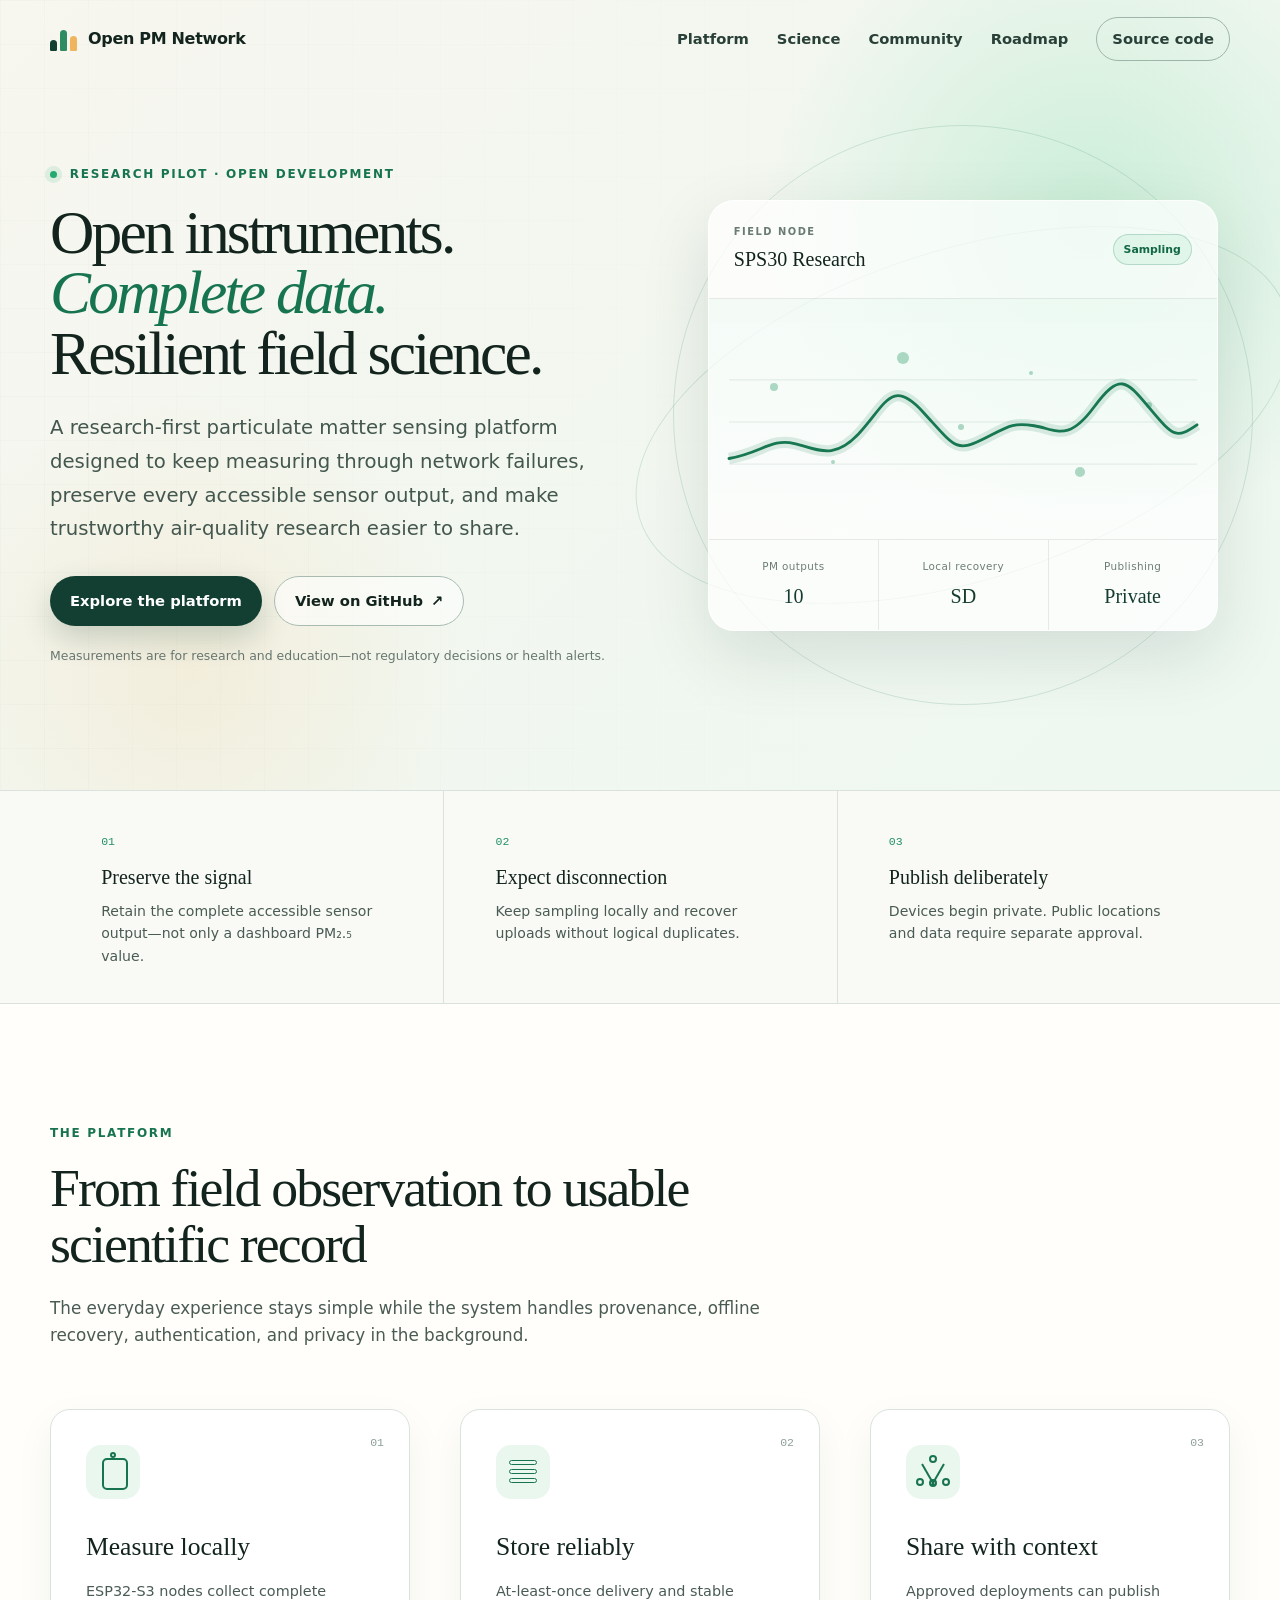
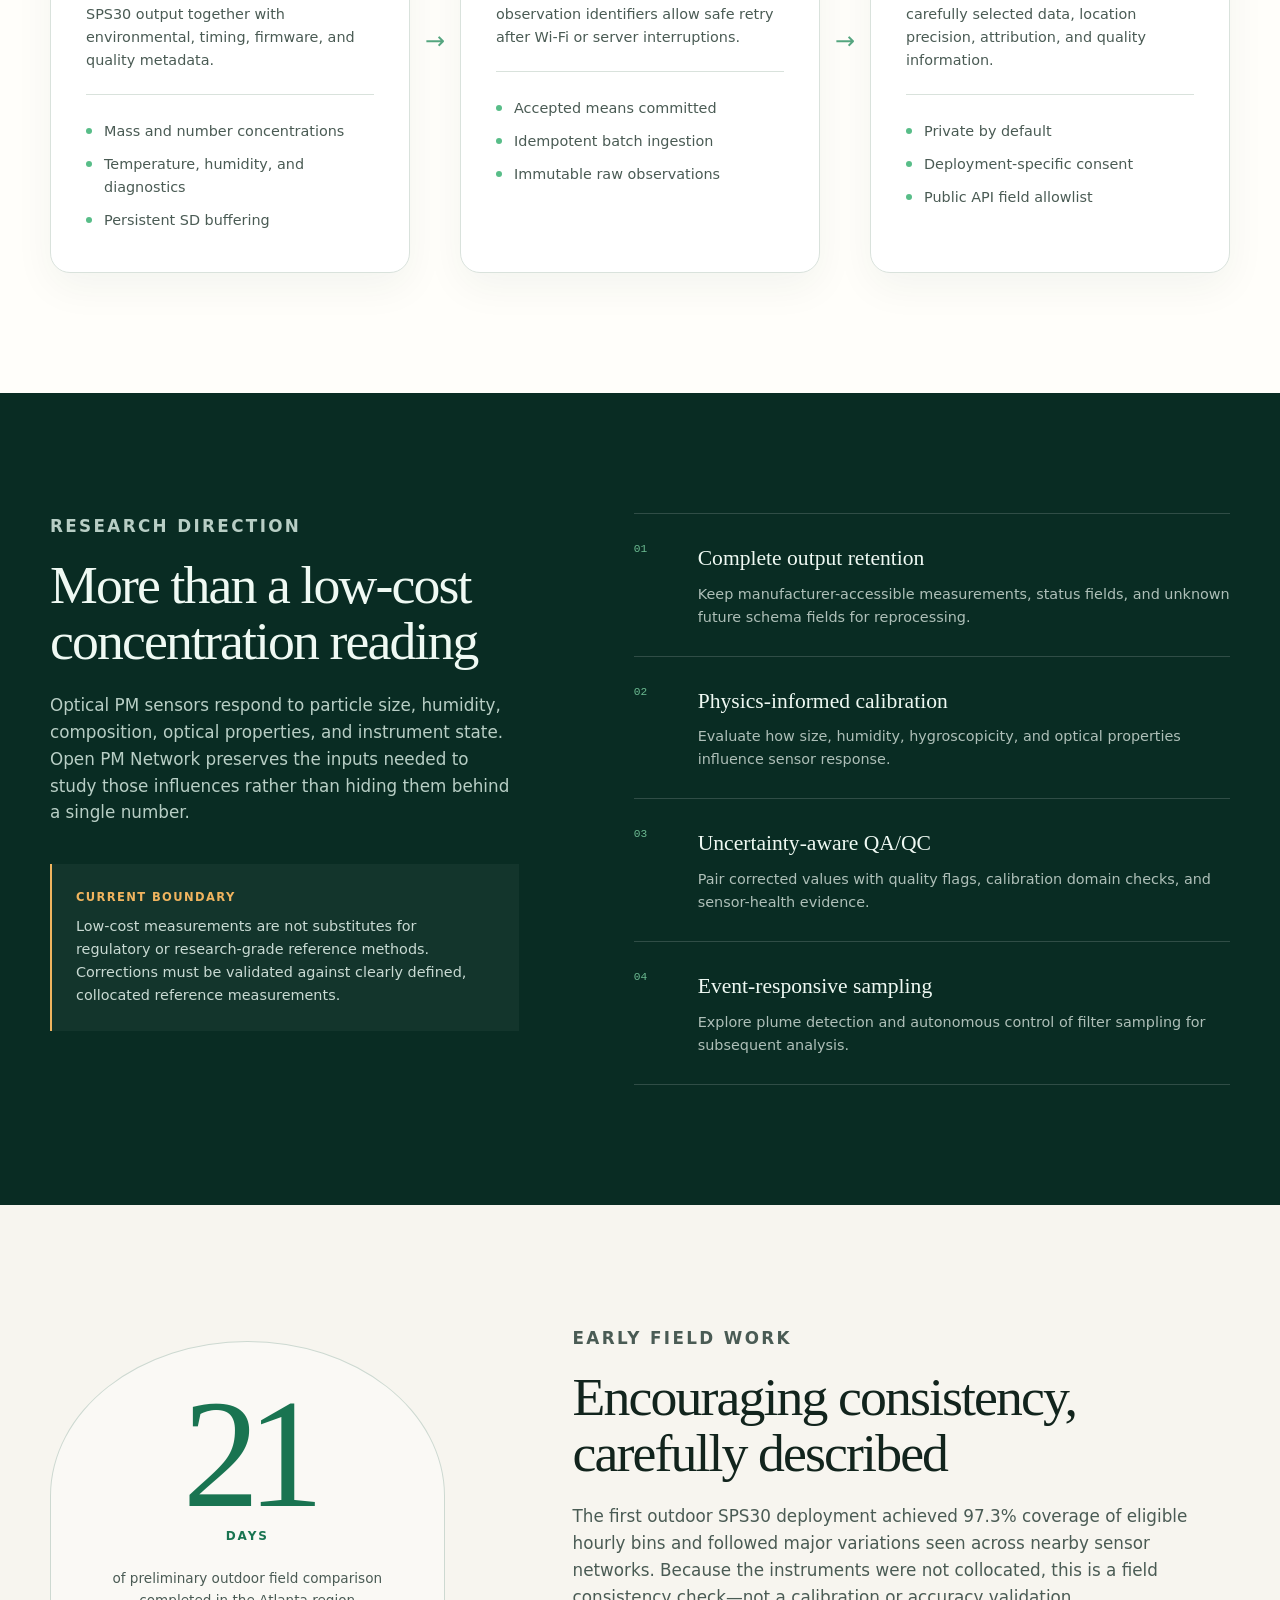
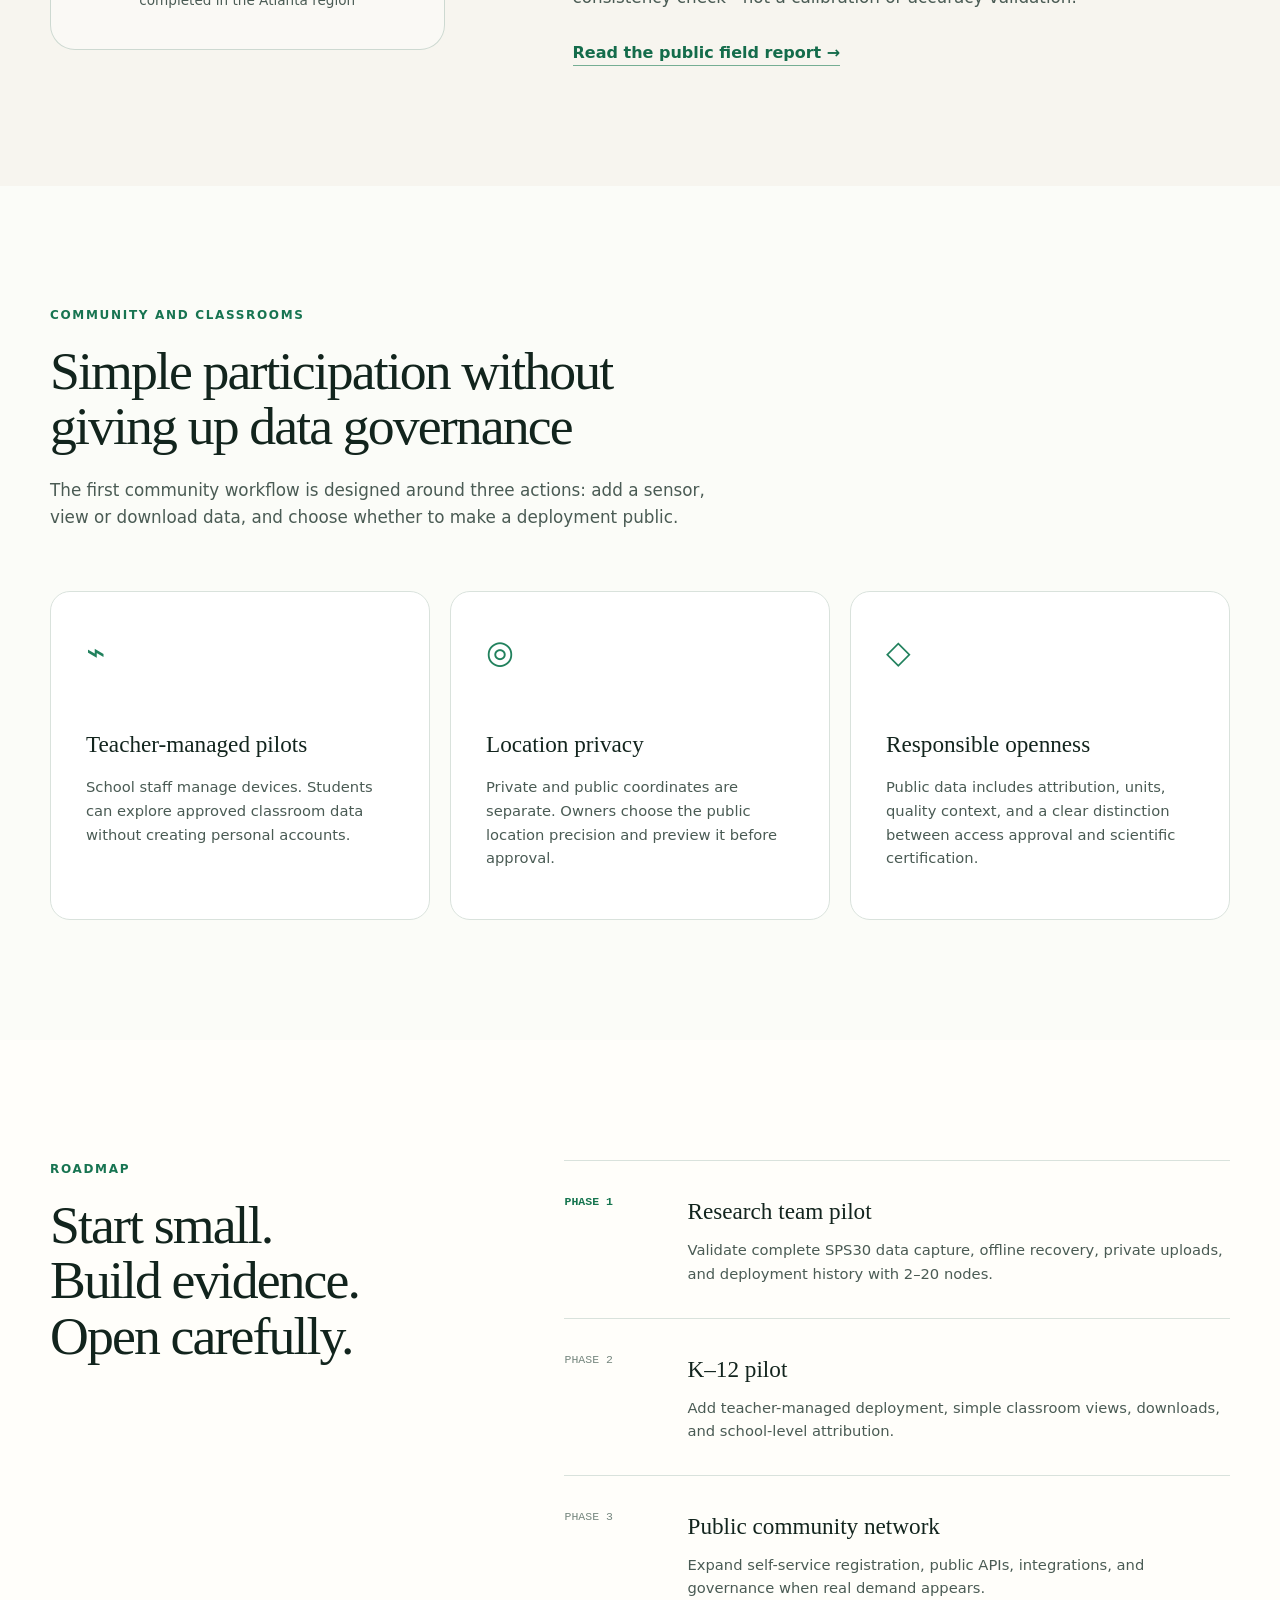
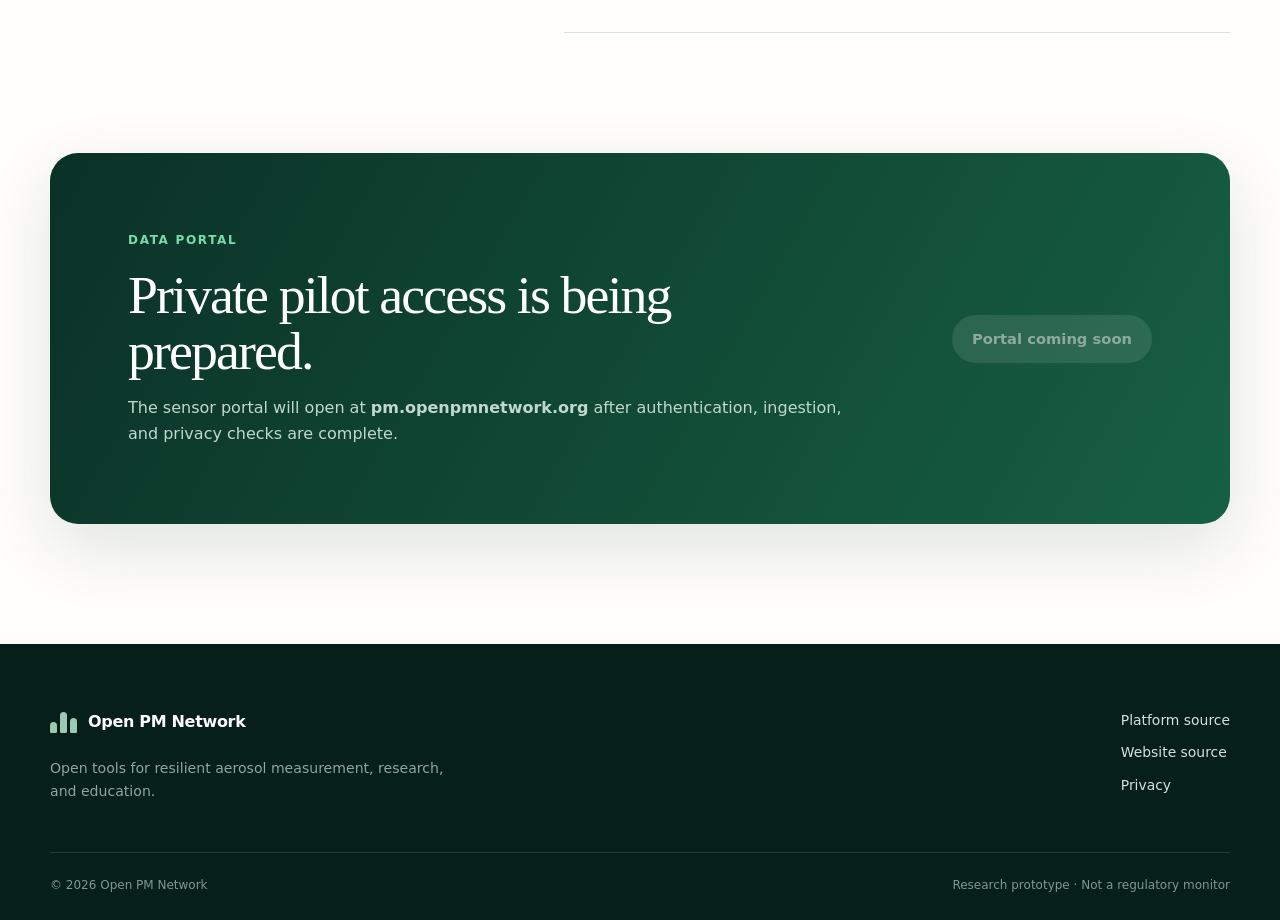
<file: index.html>
<!doctype html>
<html lang="en">
  <head>
    <meta charset="utf-8">
    <meta name="viewport" content="width=device-width, initial-scale=1">
    <meta name="description" content="Open PM Network is an open, research-first platform for resilient particulate matter sensing, complete data retention, and community science.">
    <meta name="theme-color" content="#eef7f1">
    <link rel="canonical" href="https://www.openpmnetwork.org/">
    <link rel="stylesheet" href="styles.css">
    <script src="app.js" defer></script>
    <title>Open PM Network | Research-first particulate matter sensing</title>
  </head>
  <body>
    <a class="skip-link" href="#main-content">Skip to content</a>

    <header class="site-header" data-header>
      <div class="shell nav-wrap">
        <a class="brand" href="#top" aria-label="Open PM Network home">
          <span class="brand-mark" aria-hidden="true">
            <span></span><span></span><span></span>
          </span>
          <span>Open PM Network</span>
        </a>
        <button class="nav-toggle" type="button" aria-expanded="false" aria-controls="site-nav" data-nav-toggle>
          <span class="sr-only">Toggle navigation</span>
          <span></span><span></span><span></span>
        </button>
        <nav id="site-nav" class="site-nav" aria-label="Primary navigation" data-nav>
          <a href="#platform">Platform</a>
          <a href="#science">Science</a>
          <a href="#community">Community</a>
          <a href="#roadmap">Roadmap</a>
          <a class="nav-cta" href="https://github.com/pengfeiliu371/pm-sensor-node">Source code</a>
        </nav>
      </div>
    </header>

    <main id="main-content">
      <section class="hero" id="top">
        <div class="hero-grid shell">
          <div class="hero-copy reveal">
            <p class="eyebrow"><span class="pulse" aria-hidden="true"></span> Research pilot · Open development</p>
            <h1>Open instruments.<br><em>Complete data.</em><br>Resilient field science.</h1>
            <p class="hero-lede">A research-first particulate matter sensing platform designed to keep measuring through network failures, preserve every accessible sensor output, and make trustworthy air-quality research easier to share.</p>
            <div class="button-row">
              <a class="button button-primary" href="#platform">Explore the platform</a>
              <a class="button button-secondary" href="https://github.com/pengfeiliu371/pm-sensor-node">View on GitHub <span aria-hidden="true">↗</span></a>
            </div>
            <p class="hero-note">Measurements are for research and education—not regulatory decisions or health alerts.</p>
          </div>

          <div class="hero-instrument reveal" aria-label="Illustration of an environmental sensor data stream">
            <div class="instrument-card">
              <div class="instrument-head">
                <div>
                  <span class="micro-label">FIELD NODE</span>
                  <strong>SPS30 Research</strong>
                </div>
                <span class="status-chip">Sampling</span>
              </div>
              <div class="particle-field" aria-hidden="true">
                <span style="--x: 12%; --y: 35%; --s: 8px; --d: 0s"></span>
                <span style="--x: 24%; --y: 67%; --s: 4px; --d: .6s"></span>
                <span style="--x: 37%; --y: 22%; --s: 12px; --d: 1.3s"></span>
                <span style="--x: 49%; --y: 52%; --s: 6px; --d: .2s"></span>
                <span style="--x: 63%; --y: 30%; --s: 4px; --d: 1.7s"></span>
                <span style="--x: 72%; --y: 70%; --s: 10px; --d: .9s"></span>
                <span style="--x: 86%; --y: 43%; --s: 6px; --d: 1.1s"></span>
                <svg viewBox="0 0 500 150" role="img" aria-label="Stylized particulate matter time series">
                  <path class="grid-line" d="M0 30H500M0 75H500M0 120H500"></path>
                  <path class="data-shadow" d="M0 114 C35 108,45 92,70 98 S112 117,140 86 S174 28,207 64 S242 108,270 94 S302 75,326 79 S362 97,390 59 S425 31,450 61 S478 93,500 78"></path>
                  <path class="data-line" d="M0 114 C35 108,45 92,70 98 S112 117,140 86 S174 28,207 64 S242 108,270 94 S302 75,326 79 S362 97,390 59 S425 31,450 61 S478 93,500 78"></path>
                </svg>
              </div>
              <div class="instrument-stats">
                <div><span>PM outputs</span><strong>10</strong></div>
                <div><span>Local recovery</span><strong>SD</strong></div>
                <div><span>Publishing</span><strong>Private</strong></div>
              </div>
            </div>
            <div class="orbit orbit-one" aria-hidden="true"></div>
            <div class="orbit orbit-two" aria-hidden="true"></div>
          </div>
        </div>
      </section>

      <section class="principles" aria-label="Core project principles">
        <div class="shell principle-grid">
          <article><span>01</span><h2>Preserve the signal</h2><p>Retain the complete accessible sensor output—not only a dashboard PM₂.₅ value.</p></article>
          <article><span>02</span><h2>Expect disconnection</h2><p>Keep sampling locally and recover uploads without logical duplicates.</p></article>
          <article><span>03</span><h2>Publish deliberately</h2><p>Devices begin private. Public locations and data require separate approval.</p></article>
        </div>
      </section>

      <section class="section" id="platform">
        <div class="shell">
          <div class="section-heading reveal">
            <p class="eyebrow">The platform</p>
            <h2>From field observation to usable scientific record</h2>
            <p>The everyday experience stays simple while the system handles provenance, offline recovery, authentication, and privacy in the background.</p>
          </div>

          <div class="flow-grid reveal">
            <article class="flow-card">
              <span class="flow-number">01</span>
              <div class="flow-icon node-icon" aria-hidden="true"><span></span></div>
              <h3>Measure locally</h3>
              <p>ESP32-S3 nodes collect complete SPS30 output together with environmental, timing, firmware, and quality metadata.</p>
              <ul>
                <li>Mass and number concentrations</li>
                <li>Temperature, humidity, and diagnostics</li>
                <li>Persistent SD buffering</li>
              </ul>
            </article>
            <div class="flow-arrow" aria-hidden="true">→</div>
            <article class="flow-card">
              <span class="flow-number">02</span>
              <div class="flow-icon server-icon" aria-hidden="true"><span></span><span></span><span></span></div>
              <h3>Store reliably</h3>
              <p>At-least-once delivery and stable observation identifiers allow safe retry after Wi-Fi or server interruptions.</p>
              <ul>
                <li>Accepted means committed</li>
                <li>Idempotent batch ingestion</li>
                <li>Immutable raw observations</li>
              </ul>
            </article>
            <div class="flow-arrow" aria-hidden="true">→</div>
            <article class="flow-card">
              <span class="flow-number">03</span>
              <div class="flow-icon network-icon" aria-hidden="true"><span></span><span></span><span></span><span></span></div>
              <h3>Share with context</h3>
              <p>Approved deployments can publish carefully selected data, location precision, attribution, and quality information.</p>
              <ul>
                <li>Private by default</li>
                <li>Deployment-specific consent</li>
                <li>Public API field allowlist</li>
              </ul>
            </article>
          </div>
        </div>
      </section>

      <section class="section section-dark" id="science">
        <div class="shell science-grid">
          <div class="science-copy reveal">
            <p class="eyebrow eyebrow-light">Research direction</p>
            <h2>More than a low-cost concentration reading</h2>
            <p>Optical PM sensors respond to particle size, humidity, composition, optical properties, and instrument state. Open PM Network preserves the inputs needed to study those influences rather than hiding them behind a single number.</p>
            <div class="science-callout">
              <span>Current boundary</span>
              <p>Low-cost measurements are not substitutes for regulatory or research-grade reference methods. Corrections must be validated against clearly defined, collocated reference measurements.</p>
            </div>
          </div>
          <div class="research-list reveal">
            <article><span>01</span><div><h3>Complete output retention</h3><p>Keep manufacturer-accessible measurements, status fields, and unknown future schema fields for reprocessing.</p></div></article>
            <article><span>02</span><div><h3>Physics-informed calibration</h3><p>Evaluate how size, humidity, hygroscopicity, and optical properties influence sensor response.</p></div></article>
            <article><span>03</span><div><h3>Uncertainty-aware QA/QC</h3><p>Pair corrected values with quality flags, calibration domain checks, and sensor-health evidence.</p></div></article>
            <article><span>04</span><div><h3>Event-responsive sampling</h3><p>Explore plume detection and autonomous control of filter sampling for subsequent analysis.</p></div></article>
          </div>
        </div>
      </section>

      <section class="section evidence-section">
        <div class="shell evidence-grid">
          <div class="evidence-metric reveal">
            <span class="big-number">21</span>
            <span class="big-unit">days</span>
            <p>of preliminary outdoor field comparison completed in the Atlanta region</p>
          </div>
          <div class="evidence-copy reveal">
            <p class="eyebrow">Early field work</p>
            <h2>Encouraging consistency, carefully described</h2>
            <p>The first outdoor SPS30 deployment achieved 97.3% coverage of eligible hourly bins and followed major variations seen across nearby sensor networks. Because the instruments were not collocated, this is a field consistency check—not a calibration or accuracy validation.</p>
            <a class="text-link" href="reports/preliminary-pm25-field-evaluation.html">Read the public field report <span aria-hidden="true">→</span></a>
          </div>
        </div>
      </section>

      <section class="section community-section" id="community">
        <div class="shell">
          <div class="section-heading narrow reveal">
            <p class="eyebrow">Community and classrooms</p>
            <h2>Simple participation without giving up data governance</h2>
            <p>The first community workflow is designed around three actions: add a sensor, view or download data, and choose whether to make a deployment public.</p>
          </div>
          <div class="community-grid reveal">
            <article><span class="community-symbol" aria-hidden="true">⌁</span><h3>Teacher-managed pilots</h3><p>School staff manage devices. Students can explore approved classroom data without creating personal accounts.</p></article>
            <article><span class="community-symbol" aria-hidden="true">◎</span><h3>Location privacy</h3><p>Private and public coordinates are separate. Owners choose the public location precision and preview it before approval.</p></article>
            <article><span class="community-symbol" aria-hidden="true">◇</span><h3>Responsible openness</h3><p>Public data includes attribution, units, quality context, and a clear distinction between access approval and scientific certification.</p></article>
          </div>
        </div>
      </section>

      <section class="section roadmap-section" id="roadmap">
        <div class="shell roadmap-grid">
          <div class="roadmap-heading reveal">
            <p class="eyebrow">Roadmap</p>
            <h2>Start small.<br>Build evidence.<br>Open carefully.</h2>
          </div>
          <ol class="roadmap reveal">
            <li class="current"><span>Phase 1</span><div><strong>Research team pilot</strong><p>Validate complete SPS30 data capture, offline recovery, private uploads, and deployment history with 2–20 nodes.</p></div></li>
            <li><span>Phase 2</span><div><strong>K–12 pilot</strong><p>Add teacher-managed deployment, simple classroom views, downloads, and school-level attribution.</p></div></li>
            <li><span>Phase 3</span><div><strong>Public community network</strong><p>Expand self-service registration, public APIs, integrations, and governance when real demand appears.</p></div></li>
          </ol>
        </div>
      </section>

      <section class="portal-section">
        <div class="shell portal-card reveal">
          <div>
            <p class="eyebrow eyebrow-light">Data portal</p>
            <h2>Private pilot access is being prepared.</h2>
            <p>The sensor portal will open at <strong>pm.openpmnetwork.org</strong> after authentication, ingestion, and privacy checks are complete.</p>
          </div>
          <span class="button button-disabled" aria-disabled="true">Portal coming soon</span>
        </div>
      </section>
    </main>

    <footer class="site-footer">
      <div class="shell footer-grid">
        <div>
          <a class="brand footer-brand" href="#top"><span class="brand-mark" aria-hidden="true"><span></span><span></span><span></span></span><span>Open PM Network</span></a>
          <p>Open tools for resilient aerosol measurement, research, and education.</p>
        </div>
        <div class="footer-links">
          <a href="https://github.com/pengfeiliu371/pm-sensor-node">Platform source</a>
          <a href="https://github.com/pengfeiliu371/openpmnetwork-website">Website source</a>
          <a href="privacy.html">Privacy</a>
        </div>
      </div>
      <div class="shell footer-bottom">
        <span>© <span data-year>2026</span> Open PM Network</span>
        <span>Research prototype · Not a regulatory monitor</span>
      </div>
    </footer>
  </body>
</html>
</file>
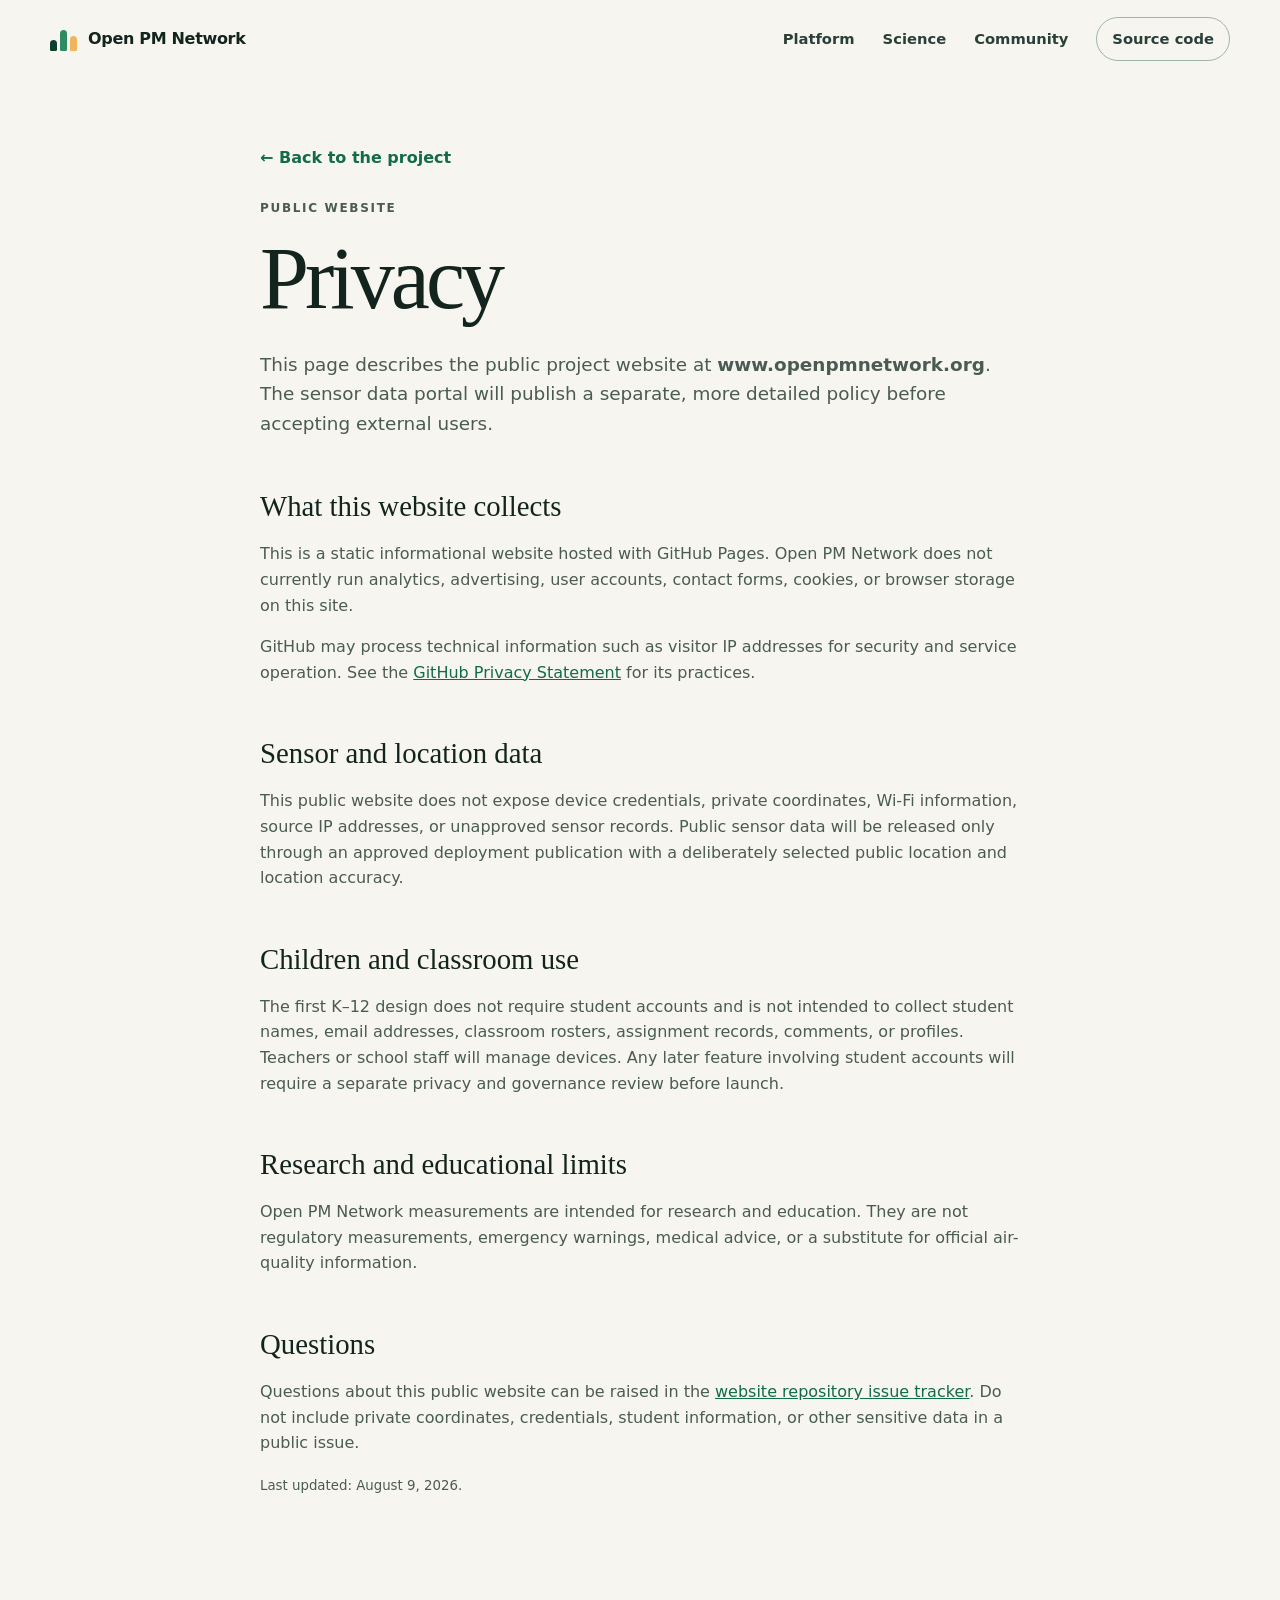
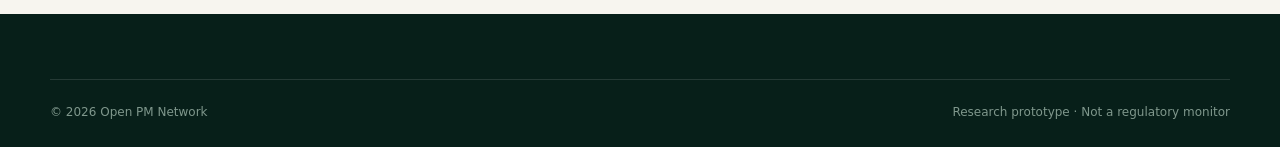
<file: privacy.html>
<!doctype html>
<html lang="en">
  <head>
    <meta charset="utf-8">
    <meta name="viewport" content="width=device-width, initial-scale=1">
    <meta name="description" content="Privacy information for the Open PM Network public project website.">
    <meta name="theme-color" content="#f7f5ef">
    <link rel="canonical" href="https://www.openpmnetwork.org/privacy.html">
    <link rel="stylesheet" href="styles.css">
    <script src="app.js" defer></script>
    <title>Privacy | Open PM Network</title>
  </head>
  <body>
    <a class="skip-link" href="#main-content">Skip to content</a>
    <header class="site-header scrolled" data-header>
      <div class="shell nav-wrap">
        <a class="brand" href="index.html" aria-label="Open PM Network home"><span class="brand-mark" aria-hidden="true"><span></span><span></span><span></span></span><span>Open PM Network</span></a>
        <button class="nav-toggle" type="button" aria-expanded="false" aria-controls="site-nav" data-nav-toggle><span class="sr-only">Toggle navigation</span><span></span><span></span><span></span></button>
        <nav id="site-nav" class="site-nav" aria-label="Primary navigation" data-nav><a href="index.html#platform">Platform</a><a href="index.html#science">Science</a><a href="index.html#community">Community</a><a class="nav-cta" href="https://github.com/pengfeiliu371/pm-sensor-node">Source code</a></nav>
      </div>
    </header>
    <main id="main-content" class="privacy-main">
      <article class="shell prose">
        <a class="back-link" href="index.html">← Back to the project</a>
        <p class="eyebrow">Public website</p>
        <h1>Privacy</h1>
        <p class="lede">This page describes the public project website at <strong>www.openpmnetwork.org</strong>. The sensor data portal will publish a separate, more detailed policy before accepting external users.</p>

        <h2>What this website collects</h2>
        <p>This is a static informational website hosted with GitHub Pages. Open PM Network does not currently run analytics, advertising, user accounts, contact forms, cookies, or browser storage on this site.</p>
        <p>GitHub may process technical information such as visitor IP addresses for security and service operation. See the <a href="https://docs.github.com/en/site-policy/privacy-policies/github-general-privacy-statement">GitHub Privacy Statement</a> for its practices.</p>

        <h2>Sensor and location data</h2>
        <p>This public website does not expose device credentials, private coordinates, Wi-Fi information, source IP addresses, or unapproved sensor records. Public sensor data will be released only through an approved deployment publication with a deliberately selected public location and location accuracy.</p>

        <h2>Children and classroom use</h2>
        <p>The first K–12 design does not require student accounts and is not intended to collect student names, email addresses, classroom rosters, assignment records, comments, or profiles. Teachers or school staff will manage devices. Any later feature involving student accounts will require a separate privacy and governance review before launch.</p>

        <h2>Research and educational limits</h2>
        <p>Open PM Network measurements are intended for research and education. They are not regulatory measurements, emergency warnings, medical advice, or a substitute for official air-quality information.</p>

        <h2>Questions</h2>
        <p>Questions about this public website can be raised in the <a href="https://github.com/pengfeiliu371/openpmnetwork-website/issues">website repository issue tracker</a>. Do not include private coordinates, credentials, student information, or other sensitive data in a public issue.</p>

        <p><small>Last updated: August 9, 2026.</small></p>
      </article>
    </main>
    <footer class="site-footer"><div class="shell footer-bottom"><span>© <span data-year>2026</span> Open PM Network</span><span>Research prototype · Not a regulatory monitor</span></div></footer>
  </body>
</html>
</file>
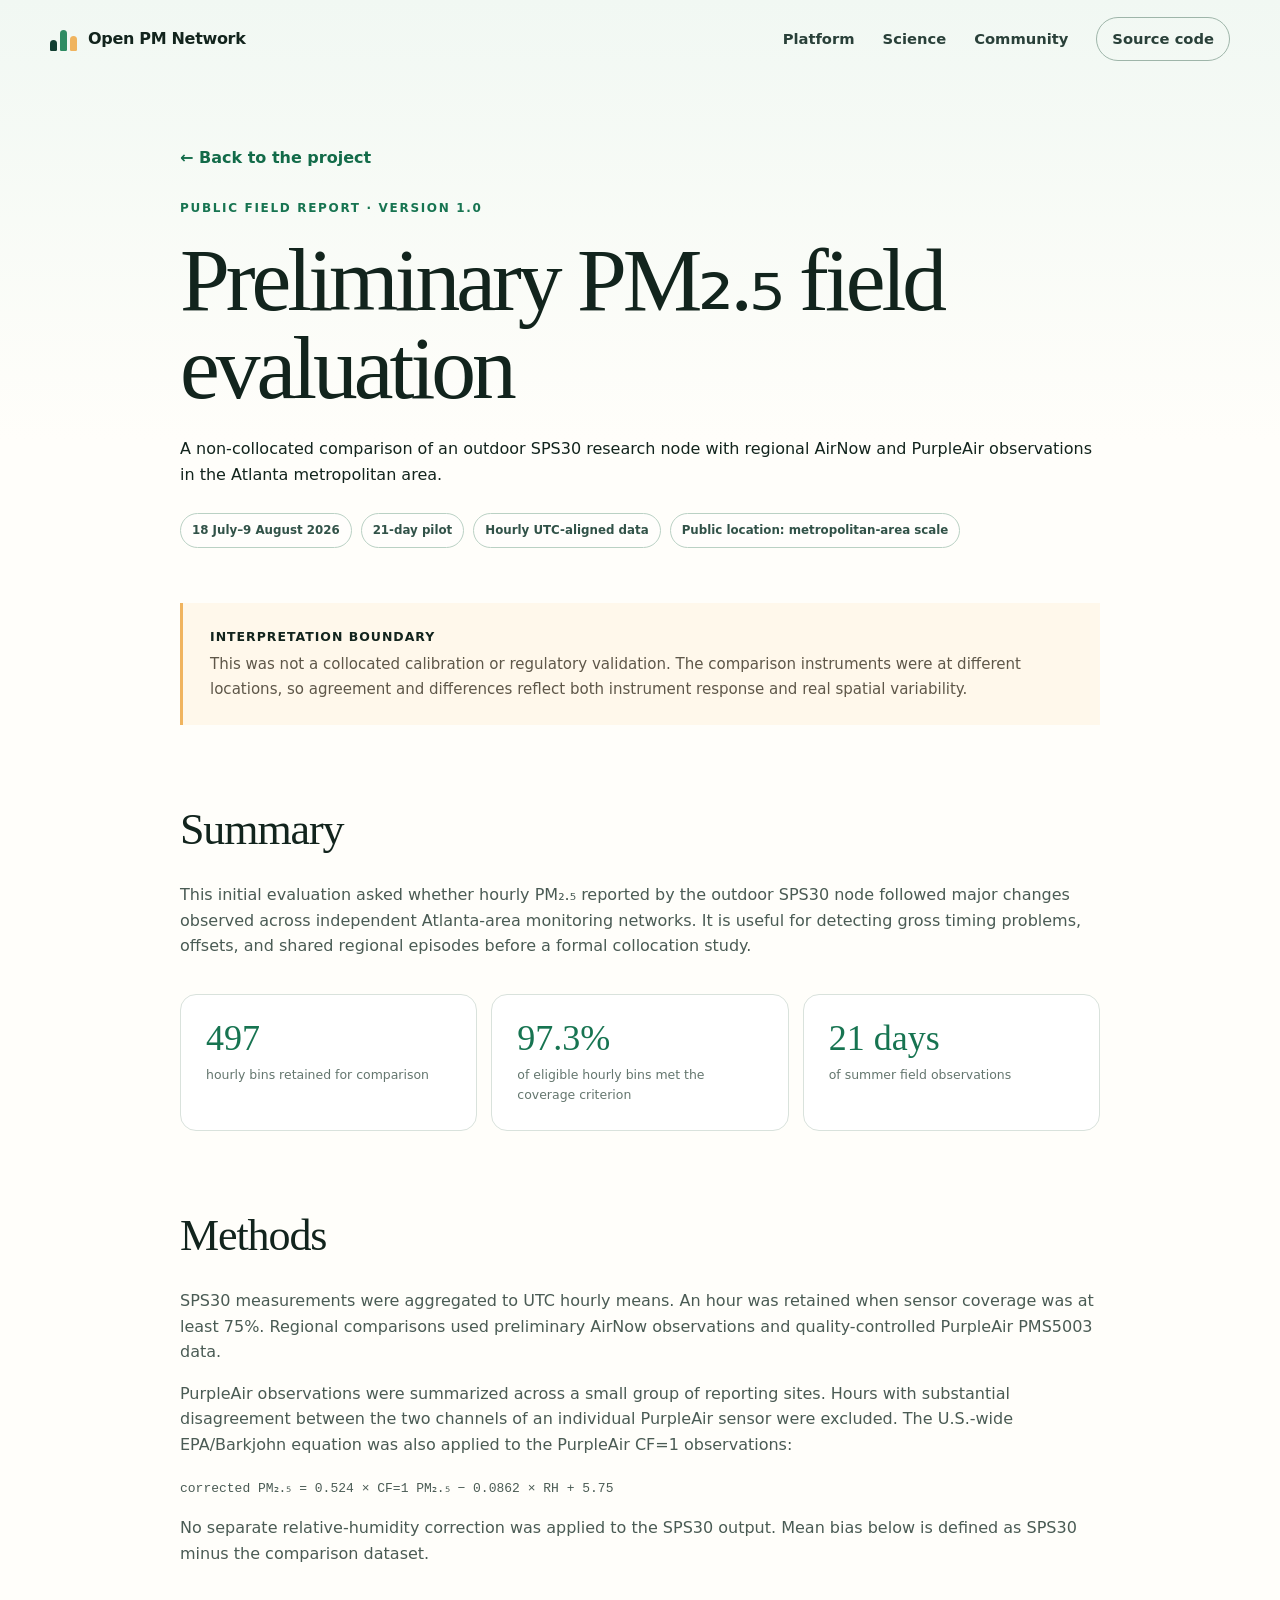
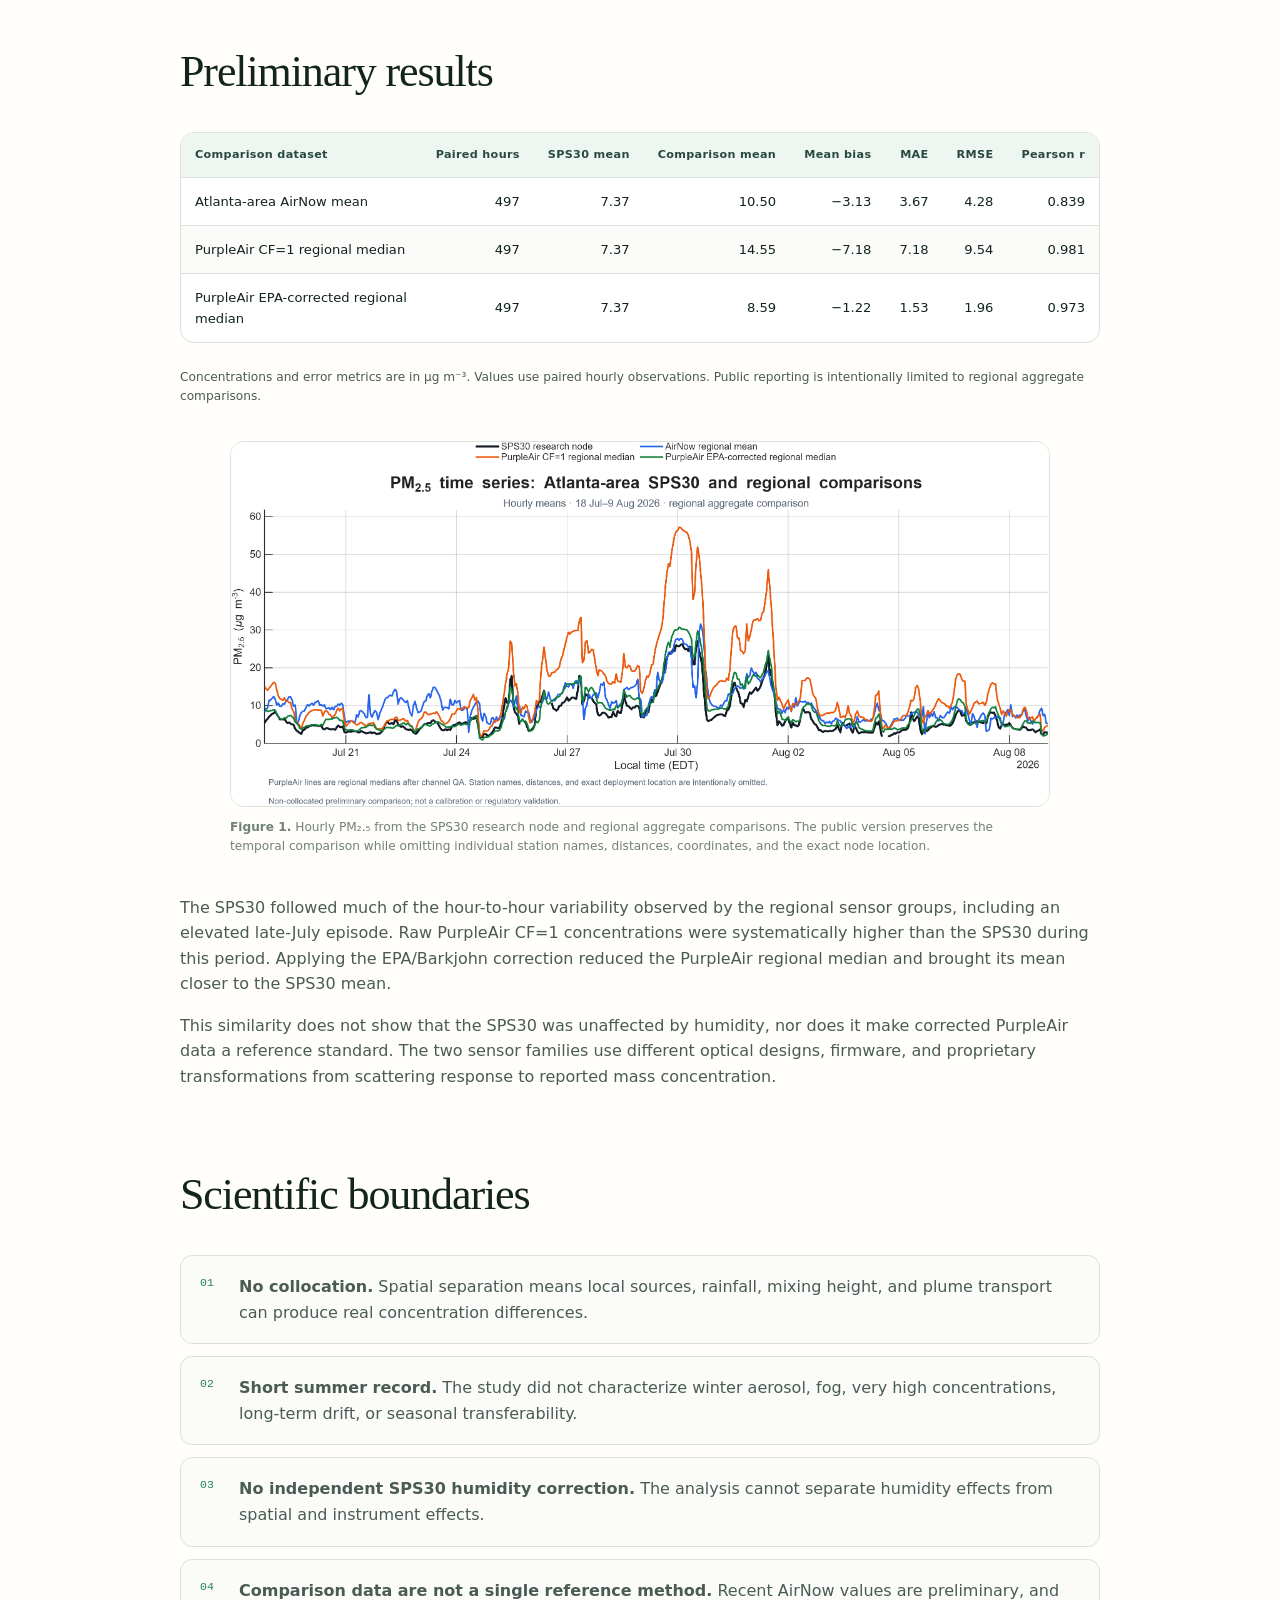
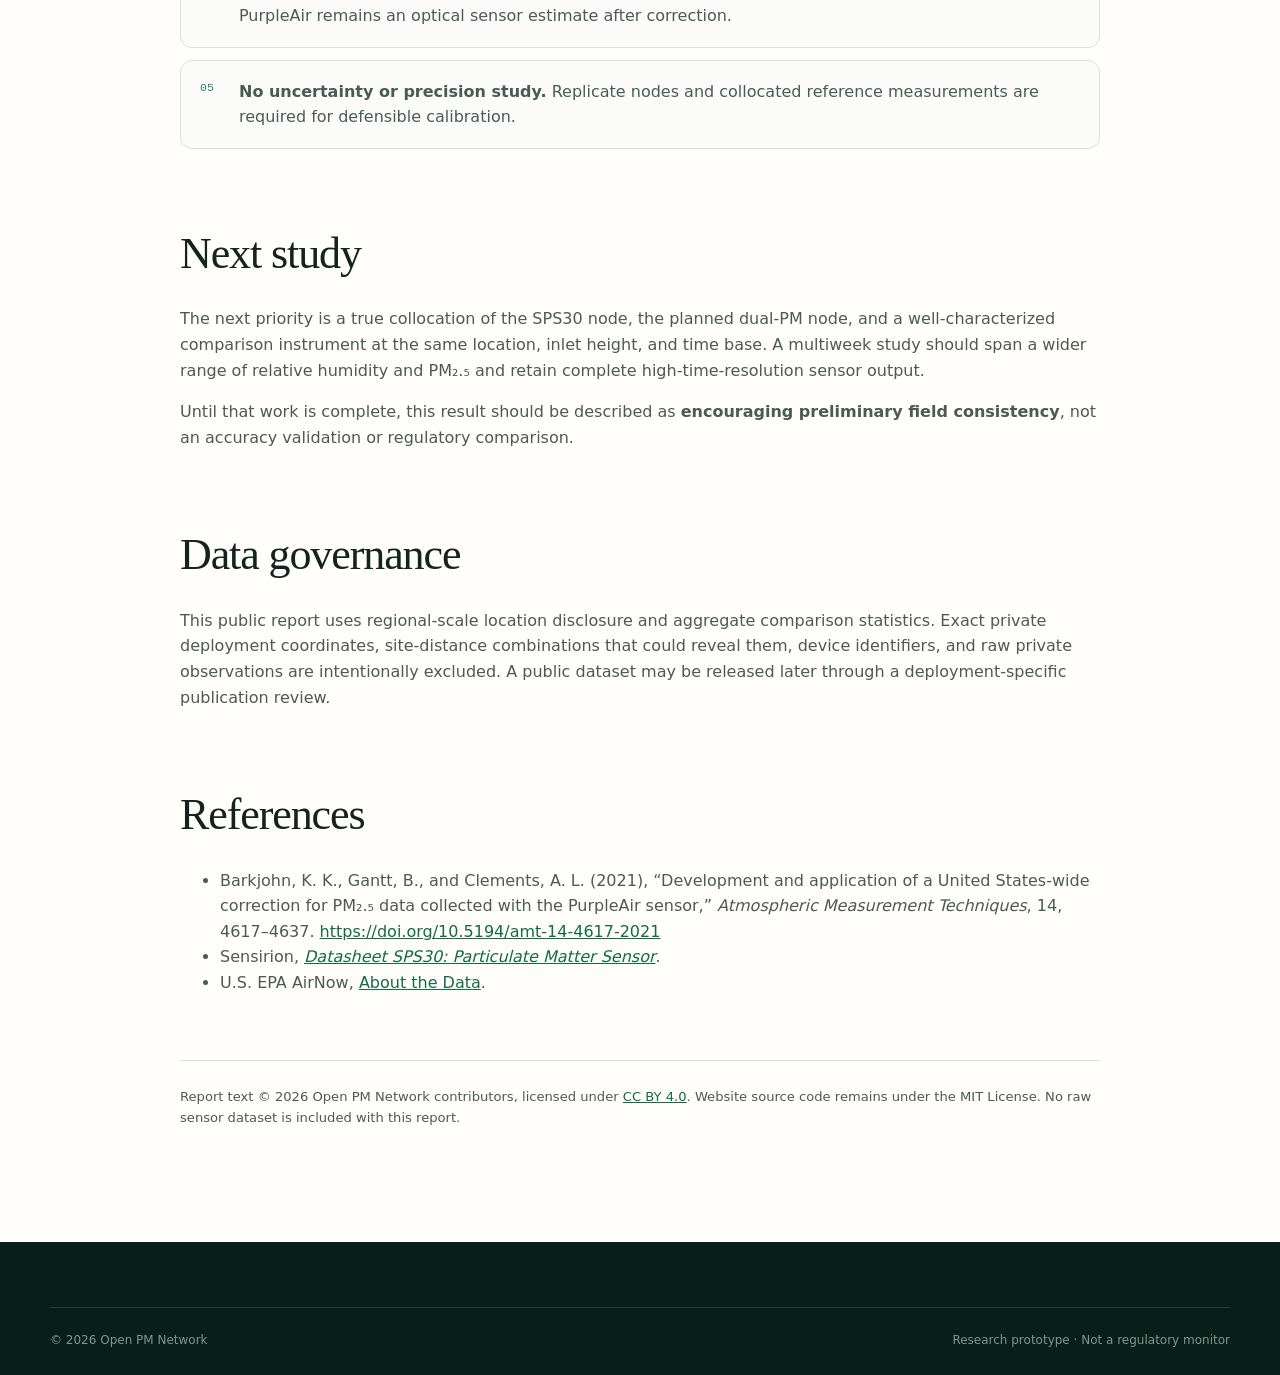
<file: reports/preliminary-pm25-field-evaluation.html>
<!doctype html>
<html lang="en">
  <head>
    <meta charset="utf-8">
    <meta name="viewport" content="width=device-width, initial-scale=1">
    <meta name="description" content="A preliminary, non-collocated field comparison of an outdoor Open PM Network SPS30 node with Atlanta-area AirNow and PurpleAir observations.">
    <meta name="theme-color" content="#f1f8f3">
    <link rel="canonical" href="https://www.openpmnetwork.org/reports/preliminary-pm25-field-evaluation.html">
    <link rel="stylesheet" href="../styles.css">
    <script src="../app.js" defer></script>
    <title>Preliminary PM2.5 Field Evaluation | Open PM Network</title>
  </head>
  <body>
    <a class="skip-link" href="#main-content">Skip to content</a>
    <header class="site-header scrolled" data-header>
      <div class="shell nav-wrap">
        <a class="brand" href="../index.html" aria-label="Open PM Network home"><span class="brand-mark" aria-hidden="true"><span></span><span></span><span></span></span><span>Open PM Network</span></a>
        <button class="nav-toggle" type="button" aria-expanded="false" aria-controls="site-nav" data-nav-toggle><span class="sr-only">Toggle navigation</span><span></span><span></span><span></span></button>
        <nav id="site-nav" class="site-nav" aria-label="Primary navigation" data-nav><a href="../index.html#platform">Platform</a><a href="../index.html#science">Science</a><a href="../index.html#community">Community</a><a class="nav-cta" href="https://github.com/pengfeiliu371/pm-sensor-node">Source code</a></nav>
      </div>
    </header>

    <main id="main-content" class="report-main">
      <article class="report-shell">
        <header class="report-header">
          <a class="back-link" href="../index.html#science">← Back to the project</a>
          <p class="eyebrow">Public field report · Version 1.0</p>
          <h1>Preliminary PM₂.₅ field evaluation</h1>
          <p class="lede">A non-collocated comparison of an outdoor SPS30 research node with regional AirNow and PurpleAir observations in the Atlanta metropolitan area.</p>
          <div class="report-meta" aria-label="Report metadata">
            <span>18 July–9 August 2026</span>
            <span>21-day pilot</span>
            <span>Hourly UTC-aligned data</span>
            <span>Public location: metropolitan-area scale</span>
          </div>
        </header>

        <aside class="report-notice">
          <strong>Interpretation boundary</strong>
          <p>This was not a collocated calibration or regulatory validation. The comparison instruments were at different locations, so agreement and differences reflect both instrument response and real spatial variability.</p>
        </aside>

        <div class="report-body">
          <h2>Summary</h2>
          <p>This initial evaluation asked whether hourly PM₂.₅ reported by the outdoor SPS30 node followed major changes observed across independent Atlanta-area monitoring networks. It is useful for detecting gross timing problems, offsets, and shared regional episodes before a formal collocation study.</p>
          <div class="report-summary">
            <article><strong>497</strong><span>hourly bins retained for comparison</span></article>
            <article><strong>97.3%</strong><span>of eligible hourly bins met the coverage criterion</span></article>
            <article><strong>21 days</strong><span>of summer field observations</span></article>
          </div>

          <h2>Methods</h2>
          <p>SPS30 measurements were aggregated to UTC hourly means. An hour was retained when sensor coverage was at least 75%. Regional comparisons used preliminary AirNow observations and quality-controlled PurpleAir PMS5003 data.</p>
          <p>PurpleAir observations were summarized across a small group of reporting sites. Hours with substantial disagreement between the two channels of an individual PurpleAir sensor were excluded. The U.S.-wide EPA/Barkjohn equation was also applied to the PurpleAir CF=1 observations:</p>
          <p><code>corrected PM₂.₅ = 0.524 × CF=1 PM₂.₅ − 0.0862 × RH + 5.75</code></p>
          <p>No separate relative-humidity correction was applied to the SPS30 output. Mean bias below is defined as SPS30 minus the comparison dataset.</p>

          <h2>Preliminary results</h2>
          <div class="table-wrap" role="region" aria-label="Preliminary comparison statistics" tabindex="0">
            <table class="report-table">
              <thead>
                <tr><th>Comparison dataset</th><th>Paired hours</th><th>SPS30 mean</th><th>Comparison mean</th><th>Mean bias</th><th>MAE</th><th>RMSE</th><th>Pearson r</th></tr>
              </thead>
              <tbody>
                <tr><td>Atlanta-area AirNow mean</td><td>497</td><td>7.37</td><td>10.50</td><td>−3.13</td><td>3.67</td><td>4.28</td><td>0.839</td></tr>
                <tr><td>PurpleAir CF=1 regional median</td><td>497</td><td>7.37</td><td>14.55</td><td>−7.18</td><td>7.18</td><td>9.54</td><td>0.981</td></tr>
                <tr><td>PurpleAir EPA-corrected regional median</td><td>497</td><td>7.37</td><td>8.59</td><td>−1.22</td><td>1.53</td><td>1.96</td><td>0.973</td></tr>
              </tbody>
            </table>
          </div>
          <p class="report-caption">Concentrations and error metrics are in µg m⁻³. Values use paired hourly observations. Public reporting is intentionally limited to regional aggregate comparisons.</p>
          <figure class="report-figure">
            <img src="../assets/reports/preliminary-pm25-field-comparison-public.png" alt="Hourly PM2.5 time series comparing the SPS30 research node with the AirNow regional mean and PurpleAir regional medians from 18 July through 9 August 2026.">
            <figcaption><strong>Figure 1.</strong> Hourly PM₂.₅ from the SPS30 research node and regional aggregate comparisons. The public version preserves the temporal comparison while omitting individual station names, distances, coordinates, and the exact node location.</figcaption>
          </figure>
          <p>The SPS30 followed much of the hour-to-hour variability observed by the regional sensor groups, including an elevated late-July episode. Raw PurpleAir CF=1 concentrations were systematically higher than the SPS30 during this period. Applying the EPA/Barkjohn correction reduced the PurpleAir regional median and brought its mean closer to the SPS30 mean.</p>
          <p>This similarity does not show that the SPS30 was unaffected by humidity, nor does it make corrected PurpleAir data a reference standard. The two sensor families use different optical designs, firmware, and proprietary transformations from scattering response to reported mass concentration.</p>

          <h2>Scientific boundaries</h2>
          <ol class="report-boundaries">
            <li><strong>No collocation.</strong> Spatial separation means local sources, rainfall, mixing height, and plume transport can produce real concentration differences.</li>
            <li><strong>Short summer record.</strong> The study did not characterize winter aerosol, fog, very high concentrations, long-term drift, or seasonal transferability.</li>
            <li><strong>No independent SPS30 humidity correction.</strong> The analysis cannot separate humidity effects from spatial and instrument effects.</li>
            <li><strong>Comparison data are not a single reference method.</strong> Recent AirNow values are preliminary, and PurpleAir remains an optical sensor estimate after correction.</li>
            <li><strong>No uncertainty or precision study.</strong> Replicate nodes and collocated reference measurements are required for defensible calibration.</li>
          </ol>

          <h2>Next study</h2>
          <p>The next priority is a true collocation of the SPS30 node, the planned dual-PM node, and a well-characterized comparison instrument at the same location, inlet height, and time base. A multiweek study should span a wider range of relative humidity and PM₂.₅ and retain complete high-time-resolution sensor output.</p>
          <p>Until that work is complete, this result should be described as <strong>encouraging preliminary field consistency</strong>, not an accuracy validation or regulatory comparison.</p>

          <h2>Data governance</h2>
          <p>This public report uses regional-scale location disclosure and aggregate comparison statistics. Exact private deployment coordinates, site-distance combinations that could reveal them, device identifiers, and raw private observations are intentionally excluded. A public dataset may be released later through a deployment-specific publication review.</p>

          <h2>References</h2>
          <ul>
            <li>Barkjohn, K. K., Gantt, B., and Clements, A. L. (2021), “Development and application of a United States-wide correction for PM₂.₅ data collected with the PurpleAir sensor,” <em>Atmospheric Measurement Techniques</em>, 14, 4617–4637. <a href="https://doi.org/10.5194/amt-14-4617-2021">https://doi.org/10.5194/amt-14-4617-2021</a></li>
            <li>Sensirion, <a href="https://sensirion.com/file/datasheet_sps30"><em>Datasheet SPS30: Particulate Matter Sensor</em></a>.</li>
            <li>U.S. EPA AirNow, <a href="https://www.airnow.gov/about-the-data/">About the Data</a>.</li>
          </ul>

          <p class="report-license">Report text © 2026 Open PM Network contributors, licensed under <a href="https://creativecommons.org/licenses/by/4.0/">CC BY 4.0</a>. Website source code remains under the MIT License. No raw sensor dataset is included with this report.</p>
        </div>
      </article>
    </main>

    <footer class="site-footer"><div class="shell footer-bottom"><span>© <span data-year>2026</span> Open PM Network</span><span>Research prototype · Not a regulatory monitor</span></div></footer>
  </body>
</html>
</file>
<file: styles.css>
:root {
  --ink: #12241d;
  --ink-soft: #4a5b54;
  --forest: #123f32;
  --forest-deep: #092c23;
  --mint: #bdeed5;
  --mint-bright: #72d8a0;
  --cream: #f7f5ef;
  --paper: #fffefa;
  --line: #d9e2dc;
  --amber: #f0b45f;
  --shell: min(1180px, calc(100% - 40px));
  --radius: 20px;
  --shadow: 0 24px 70px rgba(10, 45, 35, 0.12);
}

* { box-sizing: border-box; }
html { scroll-behavior: smooth; }
body {
  margin: 0;
  color: var(--ink);
  background: var(--paper);
  font-family: Inter, ui-sans-serif, system-ui, -apple-system, BlinkMacSystemFont, "Segoe UI", sans-serif;
  line-height: 1.6;
  text-rendering: optimizeLegibility;
}
a { color: inherit; }
button, a { -webkit-tap-highlight-color: transparent; }
.shell { width: var(--shell); margin-inline: auto; }
.sr-only { position: absolute; width: 1px; height: 1px; padding: 0; margin: -1px; overflow: hidden; clip: rect(0,0,0,0); white-space: nowrap; border: 0; }
.skip-link { position: fixed; top: 12px; left: 12px; z-index: 999; padding: 10px 16px; background: var(--ink); color: white; border-radius: 8px; transform: translateY(-160%); }
.skip-link:focus { transform: translateY(0); }

.site-header { position: fixed; inset: 0 0 auto; z-index: 50; border-bottom: 1px solid transparent; transition: background .2s, border-color .2s, box-shadow .2s; }
.site-header.scrolled { background: rgba(255,254,250,.9); border-color: rgba(18,36,29,.1); box-shadow: 0 8px 30px rgba(10,45,35,.06); backdrop-filter: blur(16px); }
.nav-wrap { min-height: 78px; display: flex; align-items: center; justify-content: space-between; gap: 30px; }
.brand { display: inline-flex; align-items: center; gap: 11px; font-weight: 760; letter-spacing: -.02em; text-decoration: none; }
.brand-mark { position: relative; display: inline-flex; align-items: end; gap: 3px; width: 27px; height: 23px; }
.brand-mark span { display: block; width: 7px; border-radius: 6px 6px 2px 2px; background: var(--forest); }
.brand-mark span:nth-child(1) { height: 11px; }
.brand-mark span:nth-child(2) { height: 21px; background: #2e8c63; }
.brand-mark span:nth-child(3) { height: 15px; background: var(--amber); }
.site-nav { display: flex; align-items: center; gap: 28px; font-size: .92rem; font-weight: 600; }
.site-nav a { color: #294039; text-decoration: none; }
.site-nav a:hover { color: #0d7250; }
.site-nav .nav-cta { padding: 9px 15px; border: 1px solid #9eb5a9; border-radius: 999px; }
.nav-toggle { display: none; width: 42px; height: 42px; border: 0; border-radius: 10px; background: transparent; }
.nav-toggle > span:not(.sr-only) { display: block; width: 22px; height: 2px; margin: 5px auto; border-radius: 2px; background: var(--ink); }

.hero { position: relative; min-height: 790px; padding: 165px 0 110px; overflow: hidden; background: radial-gradient(circle at 85% 28%, rgba(114,216,160,.3), transparent 26%), radial-gradient(circle at 15% 85%, rgba(240,180,95,.14), transparent 22%), linear-gradient(135deg, #f7f6ef 0%, #edf8f1 100%); }
.hero::before { content: ""; position: absolute; inset: 0; opacity: .35; background-image: linear-gradient(rgba(16,71,53,.05) 1px, transparent 1px), linear-gradient(90deg, rgba(16,71,53,.05) 1px, transparent 1px); background-size: 44px 44px; mask-image: linear-gradient(to right, black, transparent 78%); }
.hero-grid { position: relative; display: grid; grid-template-columns: 1.02fr .98fr; gap: clamp(45px, 7vw, 100px); align-items: center; }
.eyebrow { margin: 0 0 18px; color: #177451; font-size: .75rem; font-weight: 800; letter-spacing: .14em; text-transform: uppercase; }
.pulse { display: inline-block; width: 7px; height: 7px; margin-right: 7px; border-radius: 50%; background: #24a96f; box-shadow: 0 0 0 5px rgba(36,169,111,.12); }
h1, h2, h3, p { margin-top: 0; }
h1 { max-width: 720px; margin-bottom: 28px; font-family: Georgia, "Times New Roman", serif; font-size: clamp(3.15rem, 4.8vw, 4.8rem); font-weight: 500; line-height: .98; letter-spacing: -.045em; }
h1 em { color: #177451; font-weight: 500; }
.hero-lede { max-width: 650px; margin-bottom: 30px; color: #43574f; font-size: clamp(1.05rem, 1.7vw, 1.23rem); line-height: 1.72; }
.button-row { display: flex; flex-wrap: wrap; gap: 12px; }
.button { display: inline-flex; min-height: 48px; align-items: center; justify-content: center; gap: 8px; padding: 12px 20px; border-radius: 999px; font-size: .92rem; font-weight: 750; text-decoration: none; }
.button-primary { color: white; background: var(--forest); box-shadow: 0 12px 30px rgba(18,63,50,.2); }
.button-primary:hover { background: #0b3328; transform: translateY(-1px); }
.button-secondary { border: 1px solid #a8bbb1; background: rgba(255,255,255,.55); }
.button-secondary:hover { border-color: #177451; background: white; }
.hero-note { margin: 20px 0 0; color: #66766f; font-size: .78rem; }

.hero-instrument { position: relative; min-height: 460px; display: grid; place-items: center; }
.instrument-card { position: relative; z-index: 2; width: min(100%, 510px); overflow: hidden; border: 1px solid rgba(255,255,255,.75); border-radius: 26px; background: rgba(255,255,255,.72); box-shadow: var(--shadow); backdrop-filter: blur(18px); }
.instrument-head { display: flex; align-items: center; justify-content: space-between; padding: 23px 25px; border-bottom: 1px solid rgba(18,36,29,.09); }
.instrument-head div { display: grid; gap: 3px; }
.instrument-head strong { font-family: Georgia, serif; font-size: 1.25rem; font-weight: 500; }
.micro-label { color: #6a7b73; font-size: .62rem; font-weight: 800; letter-spacing: .15em; }
.status-chip { padding: 6px 10px; border: 1px solid rgba(23,116,81,.22); border-radius: 999px; color: #126744; background: rgba(114,216,160,.15); font-size: .68rem; font-weight: 750; }
.particle-field { position: relative; height: 240px; padding: 48px 20px 10px; background: linear-gradient(180deg, rgba(189,238,213,.12), rgba(255,255,255,.1)); }
.particle-field > span { position: absolute; left: var(--x); top: var(--y); width: var(--s); height: var(--s); border-radius: 50%; background: #309b6d; opacity: .38; animation: drift 4s ease-in-out var(--d) infinite; }
@keyframes drift { 50% { transform: translateY(-10px) scale(1.15); opacity: .7; } }
.particle-field svg { position: relative; z-index: 1; width: 100%; height: 150px; overflow: visible; }
.grid-line { fill: none; stroke: rgba(18,63,50,.1); stroke-width: 1; }
.data-shadow { fill: none; stroke: rgba(46,140,99,.16); stroke-width: 12; }
.data-line { fill: none; stroke: #167751; stroke-width: 3; stroke-linecap: round; }
.instrument-stats { display: grid; grid-template-columns: repeat(3, 1fr); border-top: 1px solid rgba(18,36,29,.09); }
.instrument-stats div { display: grid; gap: 5px; padding: 18px 14px; text-align: center; }
.instrument-stats div + div { border-left: 1px solid rgba(18,36,29,.09); }
.instrument-stats span { color: #6d7d75; font-size: .65rem; letter-spacing: .04em; }
.instrument-stats strong { color: #153c30; font-family: Georgia, serif; font-size: 1.25rem; font-weight: 500; }
.orbit { position: absolute; border: 1px solid rgba(23,116,81,.15); border-radius: 50%; }
.orbit-one { width: 580px; height: 580px; }
.orbit-two { width: 680px; height: 330px; transform: rotate(-18deg); }

.principles { position: relative; border-block: 1px solid var(--line); background: #f9faf6; }
.principle-grid { display: grid; grid-template-columns: repeat(3, 1fr); }
.principle-grid article { padding: 36px clamp(20px, 4vw, 55px); }
.principle-grid article + article { border-left: 1px solid var(--line); }
.principle-grid span { color: #249166; font-family: ui-monospace, SFMono-Regular, Menlo, monospace; font-size: .72rem; }
.principle-grid h2 { margin: 8px 0 7px; font-family: Georgia, serif; font-size: 1.25rem; font-weight: 500; }
.principle-grid p { margin: 0; color: var(--ink-soft); font-size: .88rem; }

.section { padding: 120px 0; }
.section-heading { max-width: 760px; margin-bottom: 60px; }
.section-heading.narrow { max-width: 690px; }
.section-heading h2, .science-copy h2, .evidence-copy h2, .roadmap-heading h2, .portal-card h2 { margin-bottom: 22px; font-family: Georgia, serif; font-size: clamp(2.5rem, 4.2vw, 4.15rem); font-weight: 500; line-height: 1.04; letter-spacing: -.035em; }
.section-heading > p:last-child, .science-copy > p, .evidence-copy > p { color: var(--ink-soft); font-size: 1.05rem; }
.flow-grid { display: grid; grid-template-columns: 1fr auto 1fr auto 1fr; align-items: stretch; }
.flow-card { position: relative; padding: 35px; border: 1px solid var(--line); border-radius: var(--radius); background: white; box-shadow: 0 14px 40px rgba(11,51,40,.05); }
.flow-number { position: absolute; top: 24px; right: 25px; color: #8ea098; font-family: ui-monospace, SFMono-Regular, monospace; font-size: .72rem; }
.flow-icon { width: 54px; height: 54px; margin-bottom: 28px; border-radius: 15px; background: #e9f7ef; }
.node-icon { position: relative; }
.node-icon::before { content: ""; position: absolute; width: 22px; height: 28px; left: 16px; top: 13px; border: 2px solid #187450; border-radius: 5px; }
.node-icon span { position: absolute; width: 6px; height: 6px; top: 7px; left: 24px; border: 2px solid #187450; border-radius: 50%; }
.server-icon { display: grid; place-items: center; align-content: center; gap: 4px; }
.server-icon span { display: block; width: 28px; height: 5px; border: 1.5px solid #187450; border-radius: 3px; }
.network-icon { position: relative; }
.network-icon span { position: absolute; width: 8px; height: 8px; border: 2px solid #187450; border-radius: 50%; }
.network-icon span:nth-child(1) { left: 23px; top: 10px; }
.network-icon span:nth-child(2) { left: 10px; top: 33px; }
.network-icon span:nth-child(3) { right: 10px; top: 33px; }
.network-icon span:nth-child(4) { left: 23px; top: 34px; }
.network-icon::before, .network-icon::after { content: ""; position: absolute; width: 25px; height: 1.5px; top: 29px; background: #187450; }
.network-icon::before { left: 10px; transform: rotate(60deg); }
.network-icon::after { right: 10px; transform: rotate(-60deg); }
.flow-card h3 { margin-bottom: 12px; font-family: Georgia, serif; font-size: 1.6rem; font-weight: 500; }
.flow-card p, .flow-card li { color: var(--ink-soft); font-size: .9rem; }
.flow-card ul { margin: 22px 0 0; padding: 20px 0 0; border-top: 1px solid var(--line); list-style: none; }
.flow-card li { position: relative; padding: 5px 0 5px 18px; }
.flow-card li::before { content: ""; position: absolute; width: 6px; height: 6px; left: 0; top: 13px; border-radius: 50%; background: #58bd88; }
.flow-arrow { display: grid; place-items: center; width: 50px; color: #56a780; font-size: 1.5rem; }

.section-dark { color: #eff9f3; background: var(--forest-deep); }
.science-grid { display: grid; grid-template-columns: .88fr 1.12fr; gap: clamp(50px, 9vw, 130px); align-items: start; }
.eyebrow-light { color: #78dda8; }
.science-copy > p { color: #b8cec5; }
.science-callout { margin-top: 38px; padding: 24px; border-left: 2px solid var(--amber); background: rgba(255,255,255,.045); }
.science-callout span { display: block; margin-bottom: 8px; color: var(--amber); font-size: .72rem; font-weight: 800; letter-spacing: .12em; text-transform: uppercase; }
.science-callout p { margin: 0; color: #c9dad3; font-size: .9rem; }
.research-list { border-top: 1px solid rgba(255,255,255,.16); }
.research-list article { display: grid; grid-template-columns: 48px 1fr; gap: 16px; padding: 27px 0; border-bottom: 1px solid rgba(255,255,255,.16); }
.research-list article > span { color: #6bb990; font-family: ui-monospace, SFMono-Regular, monospace; font-size: .7rem; }
.research-list h3 { margin-bottom: 7px; font-family: Georgia, serif; font-size: 1.35rem; font-weight: 500; }
.research-list p { margin: 0; color: #aebfb8; font-size: .9rem; }

.evidence-section { background: var(--cream); }
.evidence-grid { display: grid; grid-template-columns: .75fr 1.25fr; gap: clamp(50px, 10vw, 160px); align-items: center; }
.evidence-metric { position: relative; padding: 55px 35px 38px; border: 1px solid #cdd9d1; border-radius: 50% 50% 25px 25px; text-align: center; background: rgba(255,255,255,.4); }
.big-number { display: block; color: #197451; font-family: Georgia, serif; font-size: clamp(6rem, 12vw, 10rem); line-height: .75; letter-spacing: -.08em; }
.big-unit { display: block; margin: 15px 0 22px; color: #197451; font-size: .75rem; font-weight: 800; letter-spacing: .16em; text-transform: uppercase; }
.evidence-metric p { max-width: 280px; margin: 0 auto; color: var(--ink-soft); font-size: .85rem; }
.text-link { display: inline-block; margin-top: 12px; color: #146c4b; font-weight: 750; text-decoration: none; border-bottom: 1px solid #76ae94; }
.text-link:hover { border-color: #146c4b; }

.community-section { background: #fbfcf8; }
.community-grid { display: grid; grid-template-columns: repeat(3, 1fr); gap: 20px; }
.community-grid article { min-height: 285px; padding: 35px; border: 1px solid var(--line); border-radius: var(--radius); background: white; }
.community-symbol { display: block; margin-bottom: 48px; color: #21815d; font-size: 2rem; }
.community-grid h3 { margin-bottom: 12px; font-family: Georgia, serif; font-size: 1.45rem; font-weight: 500; }
.community-grid p { color: var(--ink-soft); font-size: .92rem; }

.roadmap-section { background: var(--paper); }
.roadmap-grid { display: grid; grid-template-columns: .75fr 1.25fr; gap: clamp(50px, 9vw, 130px); }
.roadmap-heading { position: sticky; top: 125px; align-self: start; }
.roadmap { margin: 0; padding: 0; list-style: none; counter-reset: none; }
.roadmap li { display: grid; grid-template-columns: 95px 1fr; gap: 28px; padding: 32px 0; border-top: 1px solid var(--line); }
.roadmap li:last-child { border-bottom: 1px solid var(--line); }
.roadmap li > span { color: #76877f; font-family: ui-monospace, SFMono-Regular, monospace; font-size: .72rem; text-transform: uppercase; }
.roadmap li.current > span { color: #16754f; font-weight: 800; }
.roadmap li strong { display: block; margin-bottom: 8px; font-family: Georgia, serif; font-size: 1.45rem; font-weight: 500; }
.roadmap li p { margin: 0; color: var(--ink-soft); font-size: .92rem; }

.portal-section { padding: 0 0 120px; }
.portal-card { display: grid; grid-template-columns: 1fr auto; gap: 45px; align-items: center; padding: clamp(40px, 7vw, 78px); border-radius: 28px; color: white; background: linear-gradient(120deg, #0a3126, #176044); box-shadow: var(--shadow); }
.portal-card h2 { max-width: 720px; margin-bottom: 15px; }
.portal-card p:last-child { max-width: 720px; margin-bottom: 0; color: #c0d8cd; }
.button-disabled { color: #8eaaa0; background: rgba(255,255,255,.1); cursor: not-allowed; white-space: nowrap; }

.site-footer { padding: 65px 0 25px; color: #c3d2cc; background: #071f19; }
.footer-grid { display: grid; grid-template-columns: 1fr auto; gap: 40px; padding-bottom: 50px; }
.footer-brand { color: white; }
.footer-brand .brand-mark span { background: #9bc9b3; }
.footer-grid p { max-width: 420px; margin: 16px 0 0; color: #8fa69c; font-size: .88rem; }
.footer-links { display: grid; gap: 10px; align-content: start; }
.footer-links a { color: #d6e1dc; font-size: .87rem; text-decoration: none; }
.footer-links a:hover { color: white; }
.footer-bottom { display: flex; justify-content: space-between; gap: 25px; padding-top: 23px; border-top: 1px solid rgba(255,255,255,.12); color: #7f978c; font-size: .75rem; }

.privacy-main { min-height: 70vh; padding: 145px 0 100px; background: var(--cream); }
.prose { max-width: 760px; }
.prose h1 { font-size: clamp(3rem, 7vw, 5.5rem); }
.prose h2 { margin: 45px 0 12px; font-family: Georgia, serif; font-size: 1.8rem; font-weight: 500; }
.prose p, .prose li { color: var(--ink-soft); }
.prose a { color: #126b49; }
.prose .lede { font-size: 1.15rem; }
.back-link { display: inline-block; margin-bottom: 28px; color: #126b49; font-weight: 700; text-decoration: none; }
.report-main { padding: 145px 0 100px; background: linear-gradient(180deg, #f1f8f3 0, var(--paper) 440px); }
.report-shell { width: min(920px, calc(100% - 40px)); margin-inline: auto; }
.report-header { margin-bottom: 55px; }
.report-header h1 { max-width: 900px; margin-bottom: 25px; font-size: clamp(3.1rem, 7vw, 6rem); }
.report-meta { display: flex; flex-wrap: wrap; gap: 9px; margin: 25px 0 0; }
.report-meta span { padding: 7px 11px; border: 1px solid #bad1c4; border-radius: 999px; color: #315248; background: rgba(255,255,255,.55); font-size: .74rem; font-weight: 700; }
.report-notice { margin: 35px 0 50px; padding: 24px 27px; border-left: 3px solid var(--amber); background: #fff8eb; }
.report-notice strong { display: block; margin-bottom: 6px; font-size: .78rem; letter-spacing: .08em; text-transform: uppercase; }
.report-notice p { margin: 0; color: #5e5749; font-size: .94rem; }
.report-body { color: var(--ink); }
.report-body h2 { margin: 62px 0 17px; padding-top: 8px; font-family: Georgia, serif; font-size: clamp(2rem, 4vw, 2.75rem); font-weight: 500; letter-spacing: -.025em; }
.report-body h3 { margin: 32px 0 10px; font-family: Georgia, serif; font-size: 1.35rem; font-weight: 500; }
.report-body p, .report-body li { color: var(--ink-soft); }
.report-body a { color: #126b49; }
.report-summary { display: grid; grid-template-columns: repeat(3, 1fr); gap: 14px; margin: 35px 0 12px; }
.report-summary article { padding: 25px; border: 1px solid var(--line); border-radius: 16px; background: white; }
.report-summary strong { display: block; color: #177451; font-family: Georgia, serif; font-size: 2.25rem; font-weight: 500; line-height: 1; }
.report-summary span { display: block; margin-top: 9px; color: #64766e; font-size: .78rem; }
.table-wrap { margin: 25px 0; overflow-x: auto; border: 1px solid var(--line); border-radius: 14px; background: white; }
.report-table { width: 100%; min-width: 790px; border-collapse: collapse; font-size: .82rem; }
.report-table th, .report-table td { padding: 13px 14px; border-bottom: 1px solid var(--line); text-align: right; white-space: nowrap; }
.report-table th:first-child, .report-table td:first-child { text-align: left; white-space: normal; }
.report-table th { color: #29493e; background: #edf6f0; font-size: .7rem; letter-spacing: .03em; }
.report-table tbody tr:last-child td { border-bottom: 0; }
.report-table tbody tr:nth-child(even) { background: #fbfcf9; }
.report-caption { color: #718078; font-size: .76rem; }
.report-figure { width: min(100%, 820px); max-width: 100%; margin: 34px auto 38px; overflow: hidden; }
.report-figure img { display: block; width: 100%; max-width: 100%; height: auto; border: 1px solid var(--line); border-radius: 14px; background: white; }
.report-figure figcaption { margin-top: 11px; color: #718078; font-size: .76rem; }
.report-boundaries { display: grid; gap: 12px; margin: 25px 0; padding: 0; list-style: none; counter-reset: boundary; }
.report-boundaries li { position: relative; padding: 18px 20px 18px 58px; border: 1px solid var(--line); border-radius: 12px; background: #fbfcf9; counter-increment: boundary; }
.report-boundaries li::before { content: counter(boundary, decimal-leading-zero); position: absolute; left: 19px; top: 18px; color: #25825f; font-family: ui-monospace, SFMono-Regular, monospace; font-size: .72rem; }
.report-license { margin-top: 65px; padding-top: 25px; border-top: 1px solid var(--line); color: #697a72; font-size: .82rem; }
.not-found { min-height: 100vh; display: grid; place-items: center; padding: 40px; text-align: center; background: var(--cream); }
.not-found h1 { margin: 0; color: #197451; font-size: clamp(7rem, 20vw, 14rem); line-height: .8; }
.not-found h2 { margin: 30px 0 10px; font-family: Georgia, serif; font-size: 2.3rem; font-weight: 500; }
.not-found p { margin-bottom: 25px; color: var(--ink-soft); }

.reveal { animation: rise .7s ease both; }
@keyframes rise { from { opacity: 0; transform: translateY(18px); } to { opacity: 1; transform: translateY(0); } }
@media (prefers-reduced-motion: reduce) { html { scroll-behavior: auto; } *, *::before, *::after { animation-duration: .01ms !important; animation-iteration-count: 1 !important; transition-duration: .01ms !important; } }

@media (max-width: 960px) {
  .site-header { background: rgba(255,254,250,.92); backdrop-filter: blur(14px); }
  .nav-toggle { display: block; }
  .site-nav { position: absolute; top: 68px; left: 20px; right: 20px; display: none; padding: 22px; border: 1px solid var(--line); border-radius: 16px; background: var(--paper); box-shadow: var(--shadow); }
  .site-nav.open { display: grid; }
  .site-nav .nav-cta { justify-self: start; }
  .hero { padding-top: 135px; }
  .hero-grid, .science-grid, .evidence-grid, .roadmap-grid { grid-template-columns: 1fr; }
  .hero-copy { position: relative; z-index: 3; }
  .hero-instrument { min-height: 410px; }
  .flow-grid { grid-template-columns: 1fr; gap: 18px; }
  .flow-arrow { width: 100%; height: 20px; transform: rotate(90deg); }
  .roadmap-heading { position: static; }
  .portal-card { grid-template-columns: 1fr; }
}

@media (max-width: 700px) {
  :root { --shell: min(100% - 28px, 1180px); }
  .hero { min-height: auto; padding-bottom: 80px; }
  h1 { font-size: clamp(2.75rem, 12.5vw, 3.8rem); line-height: 1; }
  .hero-instrument { min-height: 350px; }
  .instrument-card { border-radius: 18px; }
  .particle-field { height: 185px; padding-top: 25px; }
  .instrument-stats span { min-height: 32px; }
  .orbit-one { width: 420px; height: 420px; }
  .orbit-two { width: 460px; }
  .principle-grid, .community-grid { grid-template-columns: 1fr; }
  .principle-grid article + article { border-left: 0; border-top: 1px solid var(--line); }
  .section { padding: 85px 0; }
  .flow-card, .community-grid article { padding: 28px; }
  .evidence-metric { max-width: 410px; }
  .roadmap li { grid-template-columns: 70px 1fr; gap: 15px; }
  .portal-section { padding-bottom: 85px; }
  .portal-card { padding: 38px 25px; border-radius: 20px; }
  .footer-grid { grid-template-columns: 1fr; }
  .footer-bottom { flex-direction: column; }
  .report-shell { width: min(100% - 28px, 920px); }
  .report-summary { grid-template-columns: 1fr; }
}
</file>
